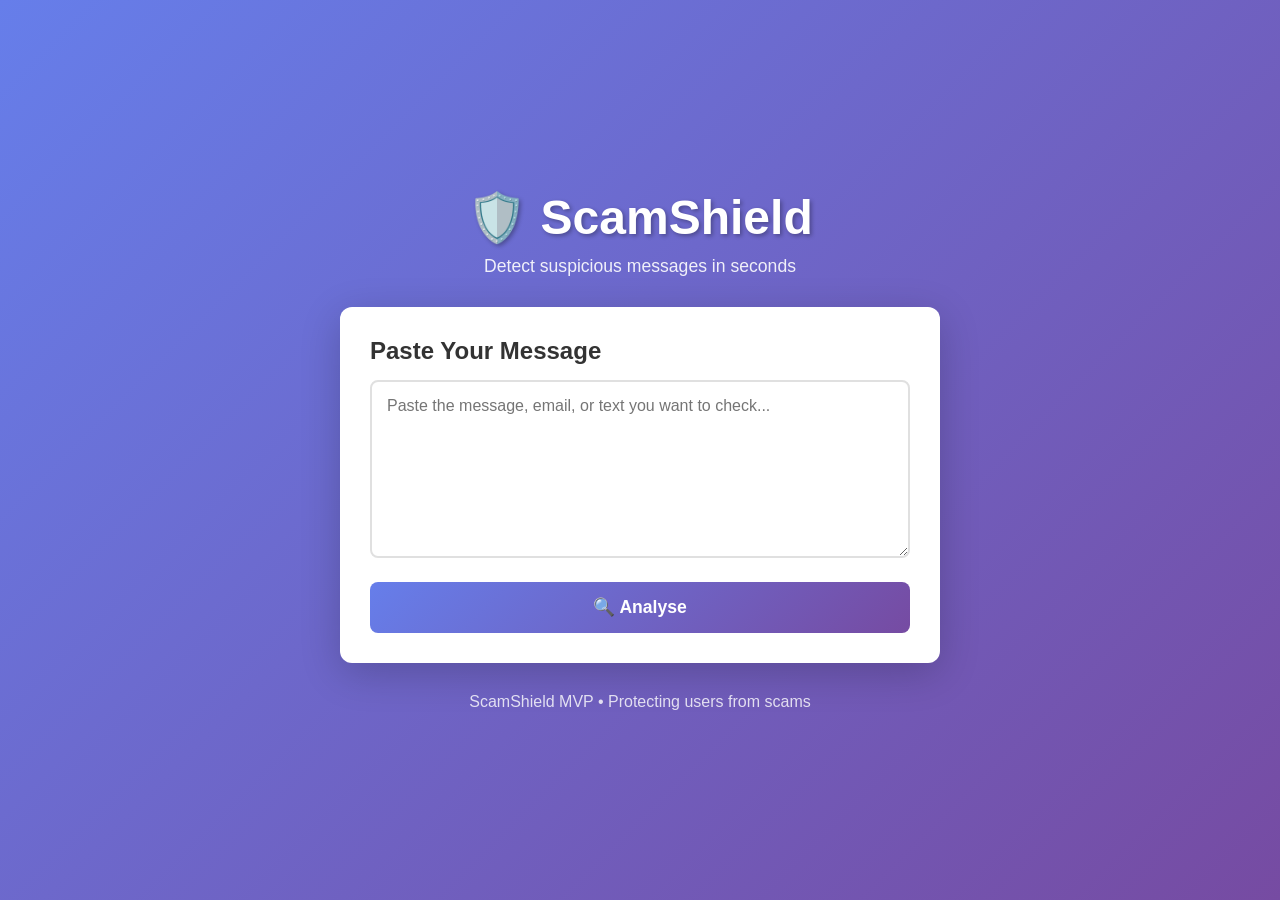
<file: index.html>
<!DOCTYPE html>
<html lang="en">
<head>
  <meta charset="UTF-8">
  <meta name="viewport" content="width=device-width, initial-scale=1.0">
  <title>🛡️ ScamShield - AI Scam Detector</title>
  <link rel="stylesheet" href="style.css">
</head>
<body>
  <div class="container">
    <div class="header">
      <h1>🛡️ ScamShield</h1>
      <p class="subtitle">Detect suspicious messages in seconds</p>
    </div>

    <div class="card">
      <h2>Paste Your Message</h2>
      <textarea 
        id="inputText" 
        placeholder="Paste the message, email, or text you want to check..."
        rows="8"
      ></textarea>
      
      <button onclick="analyse()" class="analyse-btn">
        🔍 Analyse
      </button>

      <div id="resultContainer" class="result-container hidden">
        <h2>Analysis Result</h2>
        <div id="riskBadge" class="risk-badge"></div>
        <div id="explanation" class="explanation"></div>
        <button onclick="reset()" class="reset-btn">Clear & Try Again</button>
      </div>
    </div>

    <footer>
      <p>ScamShield MVP • Protecting users from scams</p>
    </footer>
  </div>

  <script src="script.js"></script>
</body>
</html>
</file>
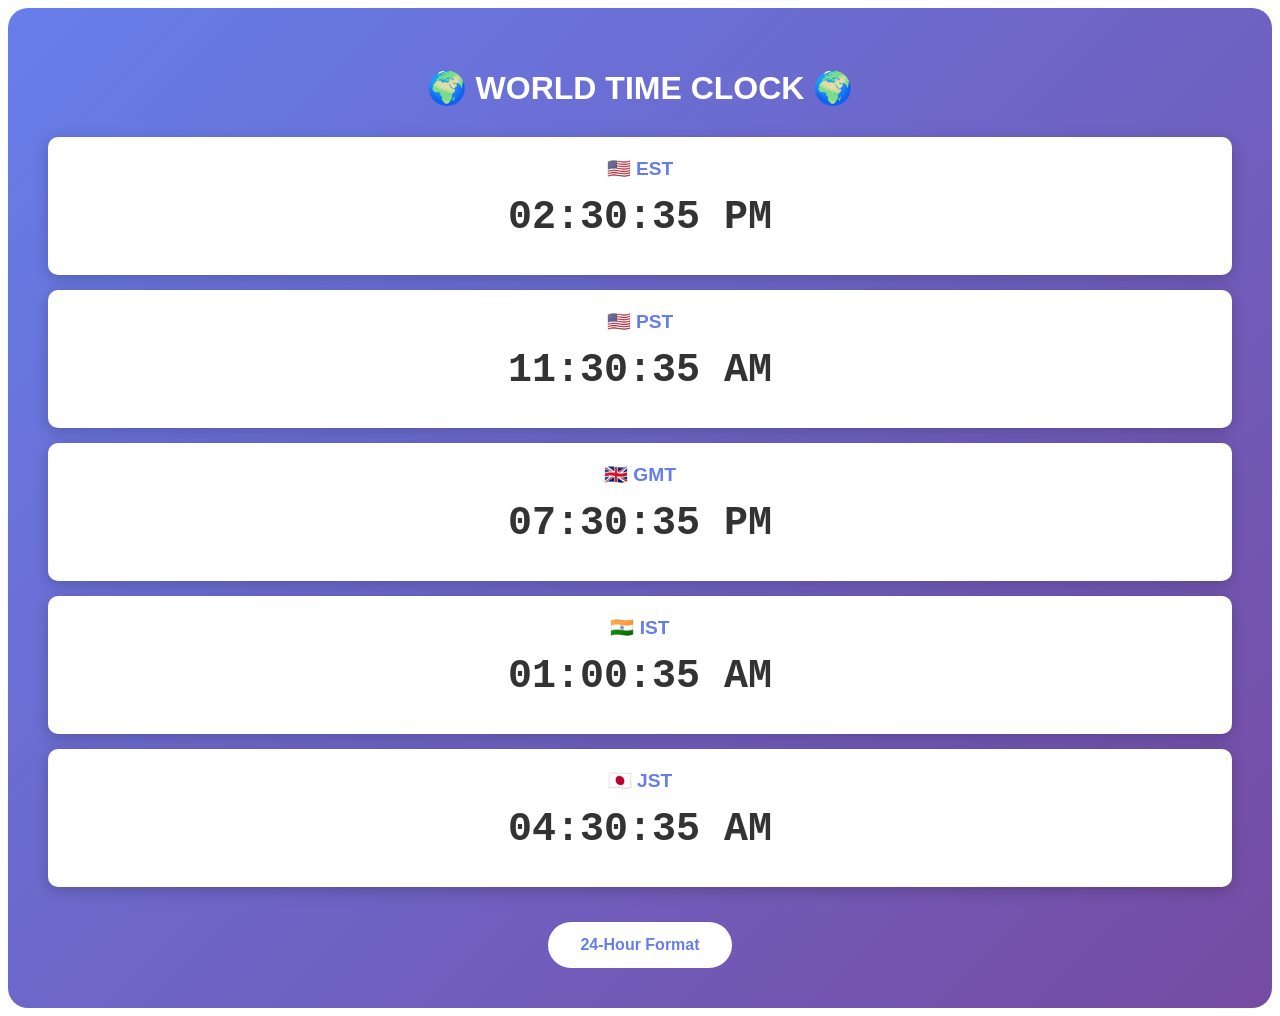
<file: clock.html>
<!DOCTYPE html>
<html lang="en">
<head>
    <meta charset="UTF-8">
    <meta name="viewport" content="width=device-width, initial-scale=1.0">
    <link rel="stylesheet" href="clock.css">
    <title>Digital Clock</title>
</head>
<body>
    <div id="clock"></div>
    <script src="clock.js"></script>
</body>
</html>
</file>
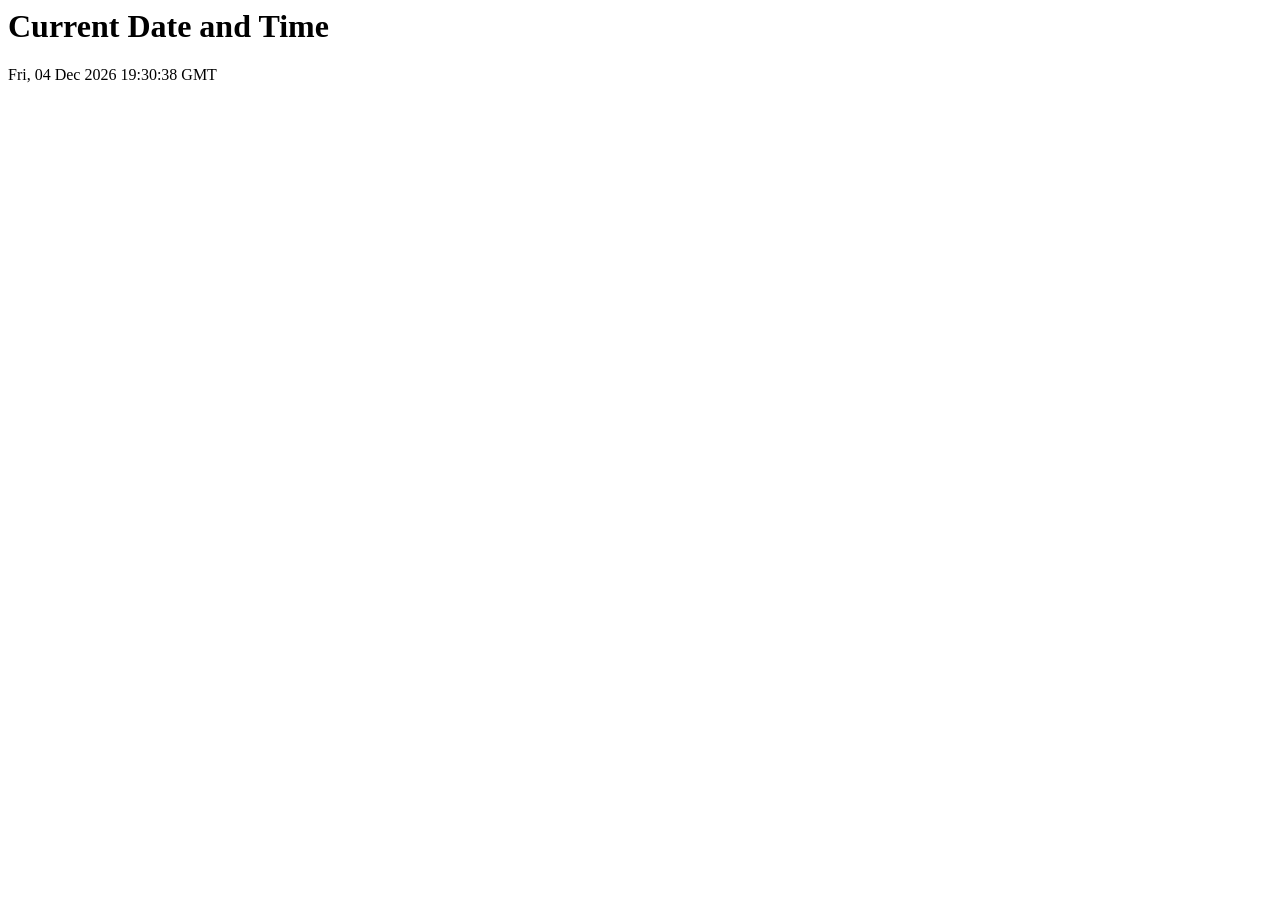
<file: Clock/clock.html>
<html>
<head>
    <title>Clock</title>
</head>
<body>
    <h1>Current Date and Time</h1>
    <p id="clock"></p>
    <script>
        function updateClock() {
            const now = new Date();
            const utcDateTime = now.toUTCString();
            document.getElementById('clock').innerText = utcDateTime;
        }
        setInterval(updateClock, 1000);
        updateClock(); // initial call
    </script>
</body>
</html>
</file>
<file: style.css>
* {
  margin: 0;
  padding: 0;
  box-sizing: border-box;
}

body {
  font-family: 'Segoe UI', Tahoma, Geneva, Verdana, sans-serif;
  background: linear-gradient(135deg, #667eea 0%, #764ba2 100%);
  min-height: 100vh;
  display: flex;
  justify-content: center;
  align-items: center;
  padding: 20px;
}

.container {
  width: 100%;
  max-width: 600px;
}

.header {
  text-align: center;
  color: white;
  margin-bottom: 30px;
}

.header h1 {
  font-size: 3em;
  margin-bottom: 10px;
  text-shadow: 2px 2px 4px rgba(0, 0, 0, 0.3);
}

.subtitle {
  font-size: 1.1em;
  opacity: 0.9;
}

.card {
  background: white;
  border-radius: 12px;
  padding: 30px;
  box-shadow: 0 10px 40px rgba(0, 0, 0, 0.2);
  animation: slideUp 0.5s ease-out;
}

@keyframes slideUp {
  from {
    opacity: 0;
    transform: translateY(20px);
  }
  to {
    opacity: 1;
    transform: translateY(0);
  }
}

.card h2 {
  color: #333;
  margin-bottom: 15px;
  font-size: 1.5em;
}

textarea {
  width: 100%;
  padding: 15px;
  border: 2px solid #e0e0e0;
  border-radius: 8px;
  font-size: 1em;
  font-family: inherit;
  resize: vertical;
  transition: border-color 0.3s;
}

textarea:focus {
  outline: none;
  border-color: #667eea;
  box-shadow: 0 0 0 3px rgba(102, 126, 234, 0.1);
}

.analyse-btn {
  width: 100%;
  padding: 15px;
  margin-top: 20px;
  background: linear-gradient(135deg, #667eea 0%, #764ba2 100%);
  color: white;
  border: none;
  border-radius: 8px;
  font-size: 1.1em;
  font-weight: bold;
  cursor: pointer;
  transition: transform 0.2s, box-shadow 0.2s;
}

.analyse-btn:hover {
  transform: translateY(-2px);
  box-shadow: 0 5px 20px rgba(102, 126, 234, 0.4);
}

.analyse-btn:active {
  transform: translateY(0);
}

.result-container {
  margin-top: 30px;
  padding-top: 30px;
  border-top: 2px solid #f0f0f0;
  animation: fadeIn 0.5s ease-out;
}

.result-container.hidden {
  display: none;
}

@keyframes fadeIn {
  from {
    opacity: 0;
  }
  to {
    opacity: 1;
  }
}

.result-container h2 {
  color: #333;
  margin-bottom: 20px;
}

.risk-badge {
  padding: 20px;
  border-radius: 8px;
  text-align: center;
  margin-bottom: 20px;
  font-size: 2em;
  font-weight: bold;
  animation: badgePop 0.4s ease-out;
}

@keyframes badgePop {
  0% {
    transform: scale(0.8);
    opacity: 0;
  }
  100% {
    transform: scale(1);
    opacity: 1;
  }
}

.risk-low {
  background: #d4edda;
  color: #155724;
  border: 2px solid #c3e6cb;
}

.risk-medium {
  background: #fff3cd;
  color: #856404;
  border: 2px solid #ffeaa7;
}

.risk-high {
  background: #f8d7da;
  color: #721c24;
  border: 2px solid #f5c6cb;
}

.explanation {
  background: #f8f9fa;
  padding: 15px;
  border-radius: 8px;
  color: #555;
  line-height: 1.6;
  margin-bottom: 20px;
}

.explanation strong {
  color: #333;
}

.reset-btn {
  width: 100%;
  padding: 12px;
  background: #6c757d;
  color: white;
  border: none;
  border-radius: 8px;
  font-size: 1em;
  cursor: pointer;
  transition: background 0.3s;
}

.reset-btn:hover {
  background: #5a6268;
}

footer {
  text-align: center;
  color: white;
  margin-top: 30px;
  opacity: 0.8;
}
</file>
<file: clock.css>
.clock {
    background: linear-gradient(to right, #4facfe, #00f2fe);
    padding: 50px;
    display: flex;
    justify-content: center;
    align-items: center;
}

.card {
    background-color: rgba(255, 255, 255, 0.8);
    border-radius: 10px;
    box-shadow: 0 4px 30px rgba(0, 0, 0, 0.1);
    margin: 20px;
    padding: 30px;
    text-align: center;
    transition: transform 0.3s ease;
}

.card:hover {
    transform: scale(1.05);
}

.display {
    font-size: 3em;
    font-family: 'Courier New', Courier, monospace;
    color: #333;
    margin: 20px 0;
}

@keyframes fadeIn {
    from { opacity: 0; }
    to { opacity: 1; }
}

.card {
    animation: fadeIn 1s;
}
</file>
